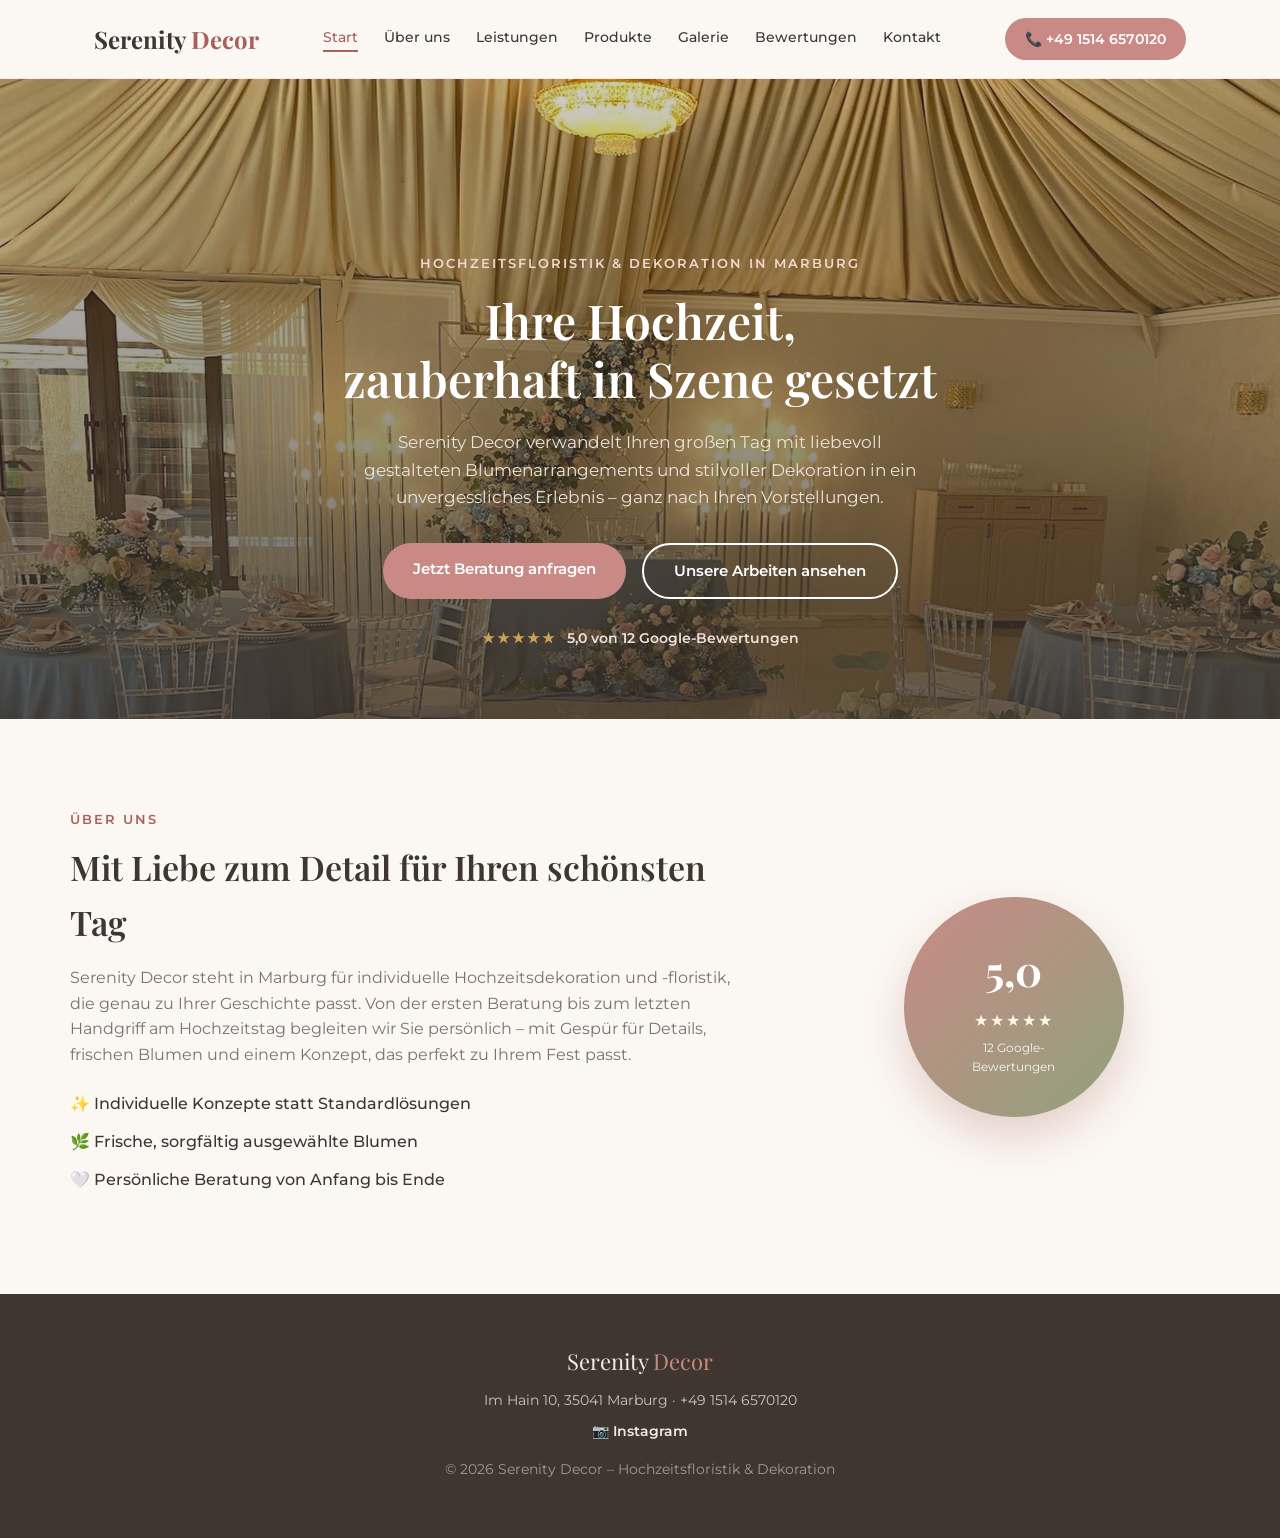
<file: index.html>
<!DOCTYPE html>
<html lang="de">
<head>
<meta charset="UTF-8" />
<meta name="viewport" content="width=device-width, initial-scale=1" />
<title>Serenity Decor – Hochzeitsfloristik & Dekoration in Marburg</title>
<meta name="description" content="Zauberhafte Hochzeitsfloristik & Dekoration in Marburg. 5,0★ bei 12 Google-Bewertungen." />
<link rel="stylesheet" href="https://fonts.googleapis.com/css2?family=Playfair+Display:wght@600;700&family=Montserrat:wght@400;500;600;700&display=swap" />
<link rel="stylesheet" href="style.css" />
</head>
<body>

<header class="site-header" id="top">
  <div class="header-inner">
    <a class="logo" href="index.html">Serenity <span>Decor</span></a>
    <nav class="main-nav">
      <a class="nav-link active" href="index.html">Start</a>
      <a class="nav-link" href="#ueber-uns">Über uns</a>
      <a class="nav-link" href="leistungen.html">Leistungen</a>
      <a class="nav-link" href="produkte.html">Produkte</a>
      <a class="nav-link" href="galerie.html">Galerie</a>
      <a class="nav-link" href="bewertungen.html">Bewertungen</a>
      <a class="nav-link" href="kontakt.html">Kontakt</a>
    </nav>
    <a href="tel:+4915146570120" class="btn-call">📞 +49 1514 6570120</a>
  </div>
</header>
<section class="hero" style="background-image: linear-gradient(180deg, rgba(62,54,47,0.25) 0%, rgba(62,54,47,0.78) 100%), url('assets/img/hero-tischdeko.jpg');">
  <div class="hero-content">
    <p class="hero-eyebrow">Hochzeitsfloristik &amp; Dekoration in Marburg</p>
    <h1>Ihre Hochzeit,<br>zauberhaft in Szene gesetzt</h1>
    <p class="hero-text">Serenity Decor verwandelt Ihren großen Tag mit liebevoll gestalteten Blumenarrangements und stilvoller Dekoration in ein unvergessliches Erlebnis – ganz nach Ihren Vorstellungen.</p>
    <div class="hero-actions">
      <a href="tel:+4915146570120" class="btn-primary">Jetzt Beratung anfragen</a>
      <a class="btn-secondary" href="galerie.html">Unsere Arbeiten ansehen</a>
    </div>
    <div class="hero-rating">
      <span class="stars">★★★★★</span>
      <span>5,0 von 12 Google-Bewertungen</span>
    </div>
  </div>
</section>
<section class="about" id="ueber-uns">
  <div class="about-inner">
    <div class="about-text">
      <p class="section-eyebrow">Über uns</p>
      <h2>Mit Liebe zum Detail für Ihren schönsten Tag</h2>
      <p>Serenity Decor steht in Marburg für individuelle Hochzeitsdekoration und -floristik, die genau zu Ihrer Geschichte passt. Von der ersten Beratung bis zum letzten Handgriff am Hochzeitstag begleiten wir Sie persönlich – mit Gespür für Details, frischen Blumen und einem Konzept, das perfekt zu Ihrem Fest passt.</p>
      <ul class="about-points">
        <li>✨ Individuelle Konzepte statt Standardlösungen</li>
        <li>🌿 Frische, sorgfältig ausgewählte Blumen</li>
        <li>🤍 Persönliche Beratung von Anfang bis Ende</li>
      </ul>
    </div>
    <div class="about-badge">
      <div class="badge-circle">
        <span class="badge-number">5,0</span>
        <span class="badge-stars">★★★★★</span>
        <span class="badge-label">12 Google-<br>Bewertungen</span>
      </div>
    </div>
  </div>
</section>
<footer class="site-footer">
  <div class="footer-inner">
    <div class="footer-brand">Serenity <span>Decor</span></div>
    <p>Im Hain 10, 35041 Marburg · <a href="tel:+4915146570120">+49 1514 6570120</a></p>
    <p class="footer-links"><a href="#" title="Instagram-Link bitte ergänzen">📷 Instagram</a></p>
    <p class="footer-copy">© 2026 Serenity Decor – Hochzeitsfloristik &amp; Dekoration</p>
  </div>
</footer>
</body>
</html>
</file>
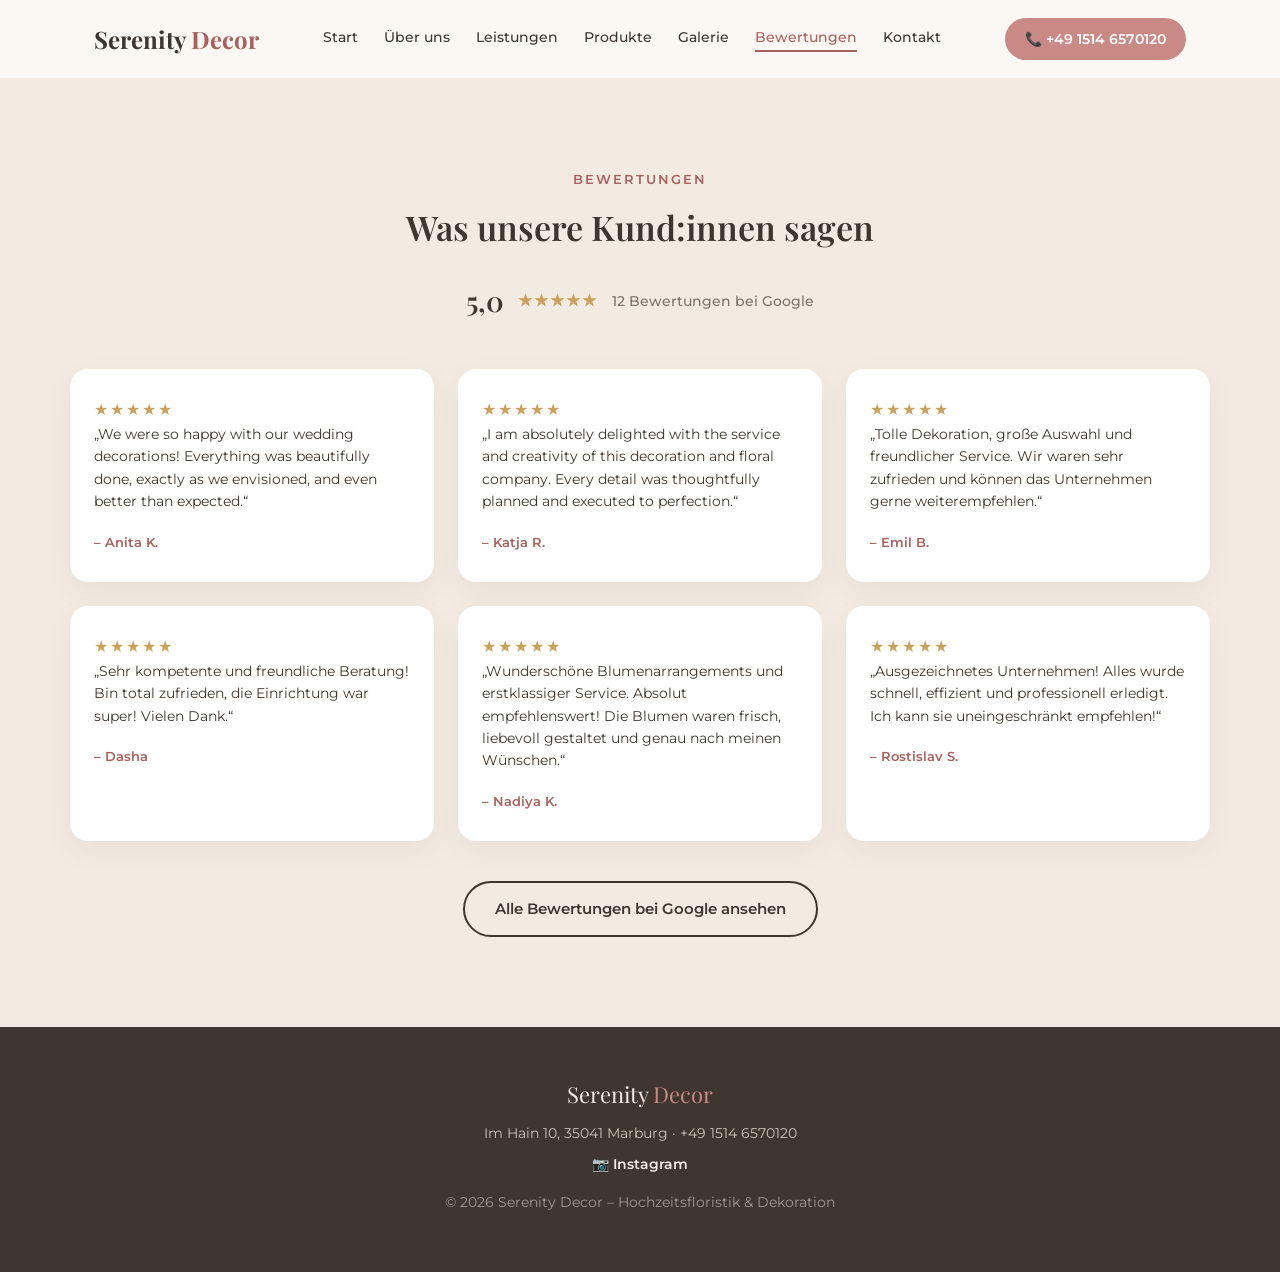
<file: bewertungen.html>
<!DOCTYPE html>
<html lang="de">
<head>
<meta charset="UTF-8" />
<meta name="viewport" content="width=device-width, initial-scale=1" />
<title>Bewertungen – Serenity Decor</title>
<meta name="description" content="Was unsere Kund:innen über Serenity Decor sagen – 5,0★ bei Google." />
<link rel="stylesheet" href="https://fonts.googleapis.com/css2?family=Playfair+Display:wght@600;700&family=Montserrat:wght@400;500;600;700&display=swap" />
<link rel="stylesheet" href="style.css" />
</head>
<body>

<header class="site-header" id="top">
  <div class="header-inner">
    <a class="logo" href="index.html">Serenity <span>Decor</span></a>
    <nav class="main-nav">
      <a class="nav-link" href="index.html">Start</a>
      <a class="nav-link" href="index.html#ueber-uns">Über uns</a>
      <a class="nav-link" href="leistungen.html">Leistungen</a>
      <a class="nav-link" href="produkte.html">Produkte</a>
      <a class="nav-link" href="galerie.html">Galerie</a>
      <a class="nav-link active" href="bewertungen.html">Bewertungen</a>
      <a class="nav-link" href="kontakt.html">Kontakt</a>
    </nav>
    <a href="tel:+4915146570120" class="btn-call">📞 +49 1514 6570120</a>
  </div>
</header>
<section class="testimonials" id="bewertungen-inhalt">
  <p class="section-eyebrow center">Bewertungen</p>
  <h2 class="center">Was unsere Kund:innen sagen</h2>
  <div class="rating-summary">
    <span class="rating-number">5,0</span>
    <span class="rating-stars">★★★★★</span>
    <span class="rating-count">12 Bewertungen bei Google</span>
  </div>
  <div class="testimonial-grid">
    <div class="testimonial-card">
      <div class="testimonial-stars">★★★★★</div>
      <p>„We were so happy with our wedding decorations! Everything was beautifully done, exactly as we envisioned, and even better than expected.“</p>
      <span class="testimonial-author">– Anita K.</span>
    </div>
    <div class="testimonial-card">
      <div class="testimonial-stars">★★★★★</div>
      <p>„I am absolutely delighted with the service and creativity of this decoration and floral company. Every detail was thoughtfully planned and executed to perfection.“</p>
      <span class="testimonial-author">– Katja R.</span>
    </div>
    <div class="testimonial-card">
      <div class="testimonial-stars">★★★★★</div>
      <p>„Tolle Dekoration, große Auswahl und freundlicher Service. Wir waren sehr zufrieden und können das Unternehmen gerne weiterempfehlen.“</p>
      <span class="testimonial-author">– Emil B.</span>
    </div>
    <div class="testimonial-card">
      <div class="testimonial-stars">★★★★★</div>
      <p>„Sehr kompetente und freundliche Beratung! Bin total zufrieden, die Einrichtung war super! Vielen Dank.“</p>
      <span class="testimonial-author">– Dasha</span>
    </div>
    <div class="testimonial-card">
      <div class="testimonial-stars">★★★★★</div>
      <p>„Wunderschöne Blumenarrangements und erstklassiger Service. Absolut empfehlenswert! Die Blumen waren frisch, liebevoll gestaltet und genau nach meinen Wünschen.“</p>
      <span class="testimonial-author">– Nadiya K.</span>
    </div>
    <div class="testimonial-card">
      <div class="testimonial-stars">★★★★★</div>
      <p>„Ausgezeichnetes Unternehmen! Alles wurde schnell, effizient und professionell erledigt. Ich kann sie uneingeschränkt empfehlen!“</p>
      <span class="testimonial-author">– Rostislav S.</span>
    </div>
  </div>
  <div class="center">
    <a class="btn-secondary" href="https://www.google.com/maps/place/Serenity+Decor/@50.8335557,8.7577861,17z/data=!4m7!3m6!1s0x47bc63000c067361:0x24277136faa9cd82!4b1!8m2!3d50.8335523!4d8.760361!16s%2Fg%2F11zbqkp6zj" target="_blank" rel="noopener">Alle Bewertungen bei Google ansehen</a>
  </div>
</section>
<footer class="site-footer">
  <div class="footer-inner">
    <div class="footer-brand">Serenity <span>Decor</span></div>
    <p>Im Hain 10, 35041 Marburg · <a href="tel:+4915146570120">+49 1514 6570120</a></p>
    <p class="footer-links"><a href="#" title="Instagram-Link bitte ergänzen">📷 Instagram</a></p>
    <p class="footer-copy">© 2026 Serenity Decor – Hochzeitsfloristik &amp; Dekoration</p>
  </div>
</footer>
</body>
</html>
</file>
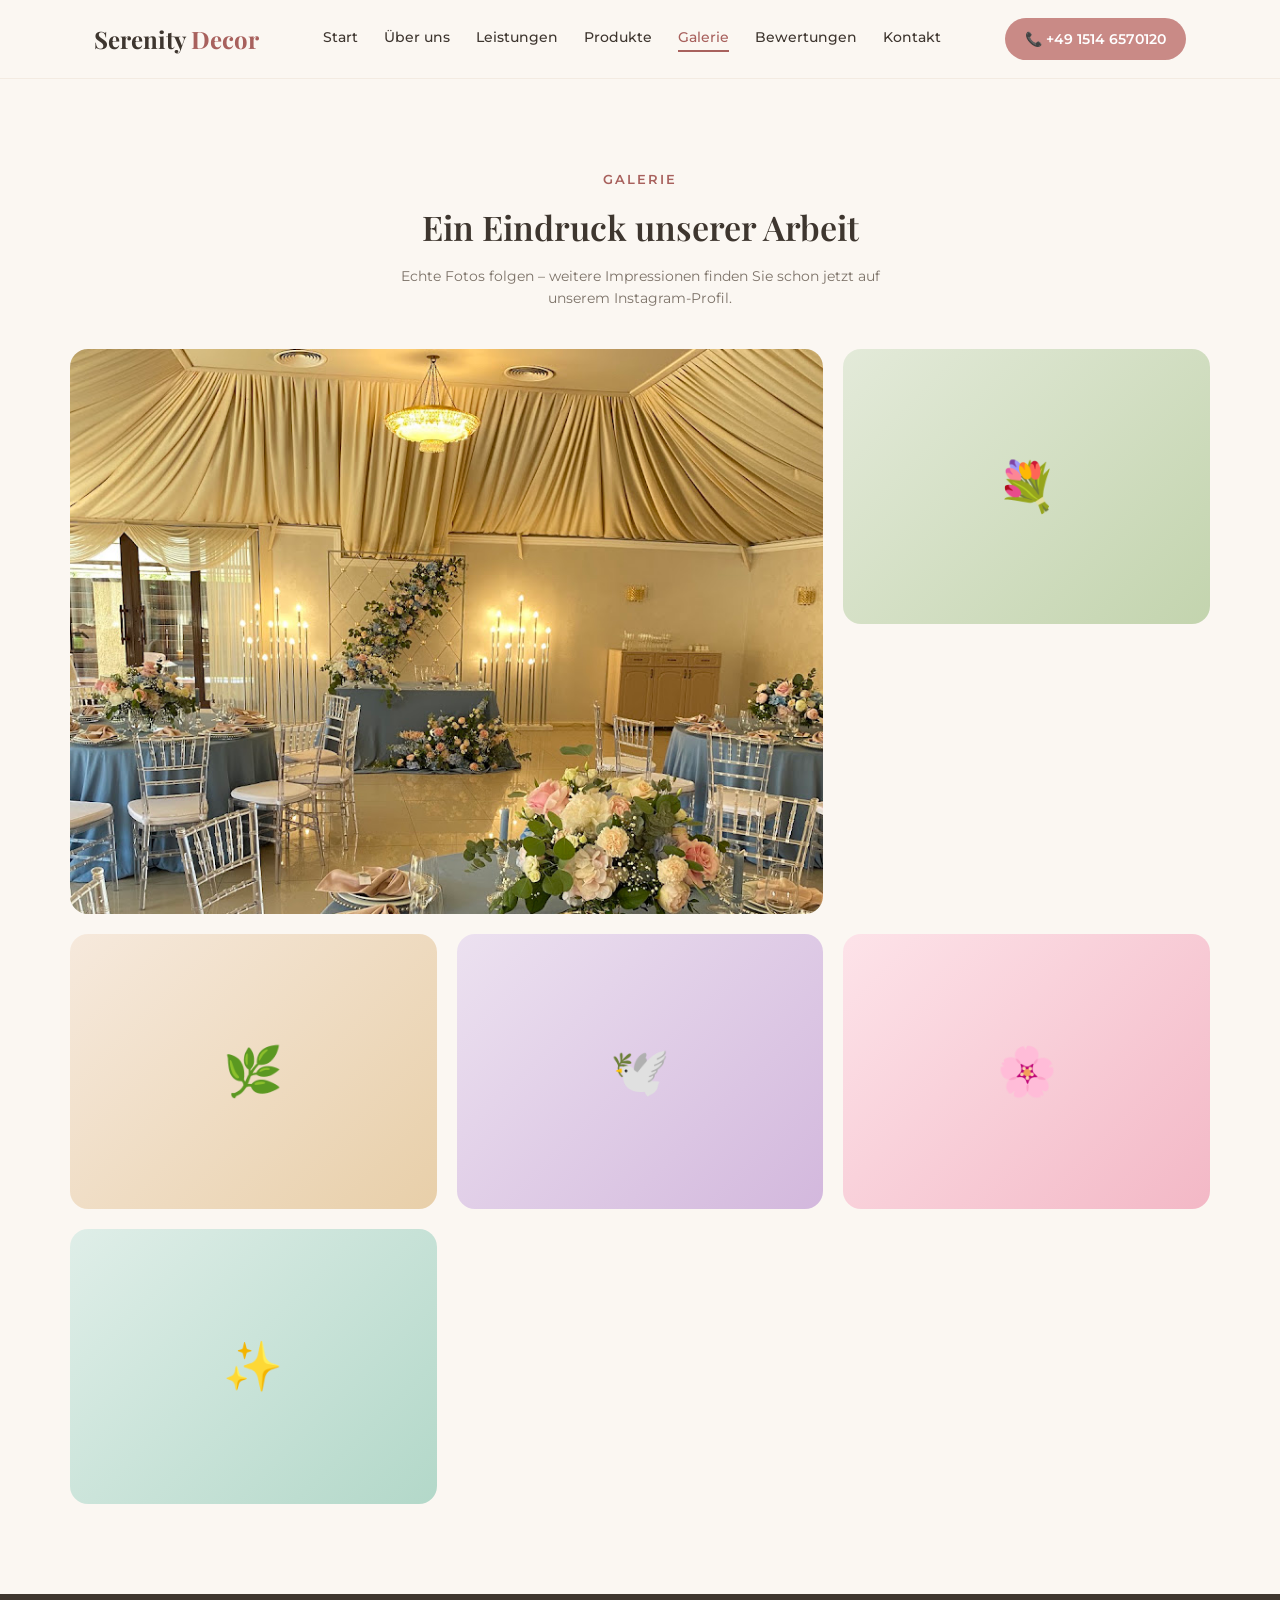
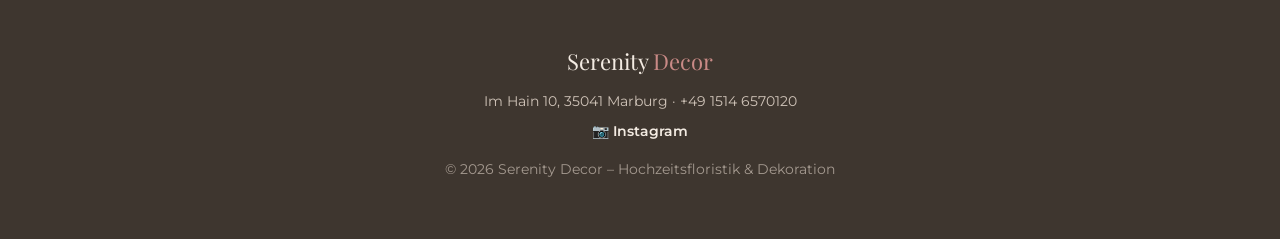
<file: galerie.html>
<!DOCTYPE html>
<html lang="de">
<head>
<meta charset="UTF-8" />
<meta name="viewport" content="width=device-width, initial-scale=1" />
<title>Galerie – Serenity Decor</title>
<meta name="description" content="Impressionen unserer Hochzeitsdekorationen." />
<link rel="stylesheet" href="https://fonts.googleapis.com/css2?family=Playfair+Display:wght@600;700&family=Montserrat:wght@400;500;600;700&display=swap" />
<link rel="stylesheet" href="style.css" />
</head>
<body>

<header class="site-header" id="top">
  <div class="header-inner">
    <a class="logo" href="index.html">Serenity <span>Decor</span></a>
    <nav class="main-nav">
      <a class="nav-link" href="index.html">Start</a>
      <a class="nav-link" href="index.html#ueber-uns">Über uns</a>
      <a class="nav-link" href="leistungen.html">Leistungen</a>
      <a class="nav-link" href="produkte.html">Produkte</a>
      <a class="nav-link active" href="galerie.html">Galerie</a>
      <a class="nav-link" href="bewertungen.html">Bewertungen</a>
      <a class="nav-link" href="kontakt.html">Kontakt</a>
    </nav>
    <a href="tel:+4915146570120" class="btn-call">📞 +49 1514 6570120</a>
  </div>
</header>
<section class="gallery" id="galerie-inhalt">
  <p class="section-eyebrow center">Galerie</p>
  <h2 class="center">Ein Eindruck unserer Arbeit</h2>
  <p class="gallery-note center">Echte Fotos folgen – weitere Impressionen finden Sie schon jetzt auf unserem Instagram-Profil.</p>
  <div class="gallery-grid">
    <div class="gallery-item gallery-photo">
      <img src="assets/img/tischdeko-galerie.jpg" alt="Tischdekoration in Taubenblau und Puderrosa von Serenity Decor" loading="lazy" />
    </div>
    <div class="gallery-item ph-2"><span>💐</span></div>
    <div class="gallery-item ph-3"><span>🌿</span></div>
    <div class="gallery-item ph-4"><span>🕊️</span></div>
    <div class="gallery-item ph-5"><span>🌸</span></div>
    <div class="gallery-item ph-6"><span>✨</span></div>
  </div>
</section>
<footer class="site-footer">
  <div class="footer-inner">
    <div class="footer-brand">Serenity <span>Decor</span></div>
    <p>Im Hain 10, 35041 Marburg · <a href="tel:+4915146570120">+49 1514 6570120</a></p>
    <p class="footer-links"><a href="#" title="Instagram-Link bitte ergänzen">📷 Instagram</a></p>
    <p class="footer-copy">© 2026 Serenity Decor – Hochzeitsfloristik &amp; Dekoration</p>
  </div>
</footer>
</body>
</html>
</file>
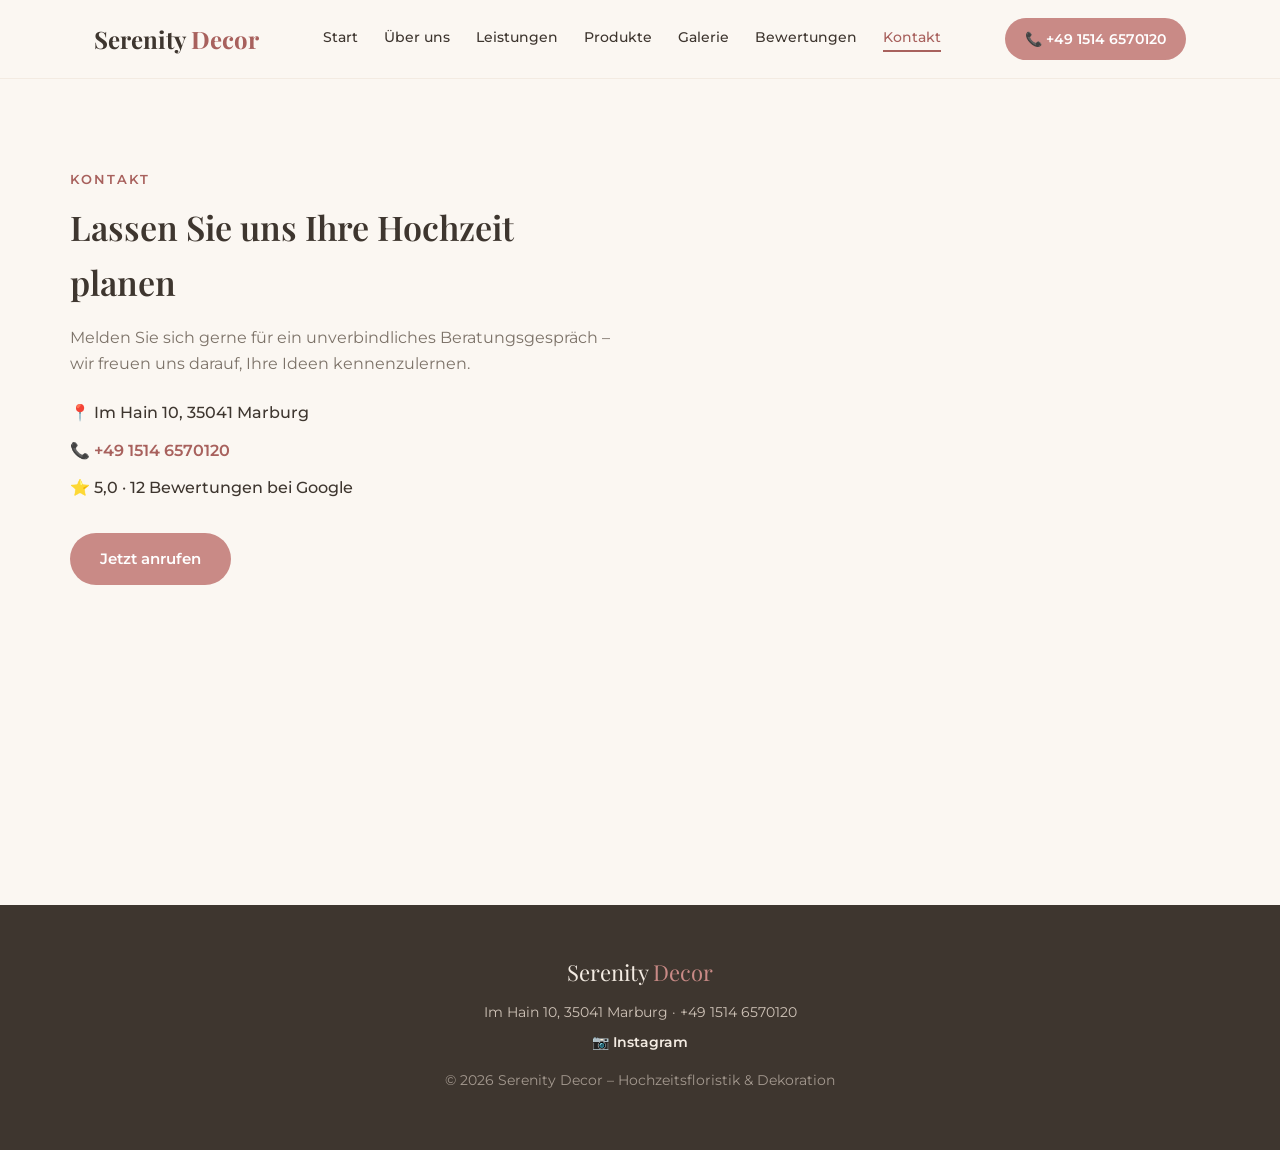
<file: kontakt.html>
<!DOCTYPE html>
<html lang="de">
<head>
<meta charset="UTF-8" />
<meta name="viewport" content="width=device-width, initial-scale=1" />
<title>Kontakt – Serenity Decor</title>
<meta name="description" content="Kontaktieren Sie Serenity Decor in Marburg für Ihre Hochzeitsdekoration." />
<link rel="stylesheet" href="https://fonts.googleapis.com/css2?family=Playfair+Display:wght@600;700&family=Montserrat:wght@400;500;600;700&display=swap" />
<link rel="stylesheet" href="style.css" />
</head>
<body>

<header class="site-header" id="top">
  <div class="header-inner">
    <a class="logo" href="index.html">Serenity <span>Decor</span></a>
    <nav class="main-nav">
      <a class="nav-link" href="index.html">Start</a>
      <a class="nav-link" href="index.html#ueber-uns">Über uns</a>
      <a class="nav-link" href="leistungen.html">Leistungen</a>
      <a class="nav-link" href="produkte.html">Produkte</a>
      <a class="nav-link" href="galerie.html">Galerie</a>
      <a class="nav-link" href="bewertungen.html">Bewertungen</a>
      <a class="nav-link active" href="kontakt.html">Kontakt</a>
    </nav>
    <a href="tel:+4915146570120" class="btn-call">📞 +49 1514 6570120</a>
  </div>
</header>
<section class="contact" id="kontakt-inhalt">
  <div class="contact-inner">
    <div class="contact-info">
      <p class="section-eyebrow">Kontakt</p>
      <h2>Lassen Sie uns Ihre Hochzeit planen</h2>
      <p>Melden Sie sich gerne für ein unverbindliches Beratungsgespräch – wir freuen uns darauf, Ihre Ideen kennenzulernen.</p>
      <ul class="contact-list">
        <li>📍 Im Hain 10, 35041 Marburg</li>
        <li>📞 <a href="tel:+4915146570120">+49 1514 6570120</a></li>
        <li>⭐ 5,0 · 12 Bewertungen bei Google</li>
      </ul>
      <a href="tel:+4915146570120" class="btn-primary">Jetzt anrufen</a>
    </div>
    <div class="contact-map">
      <iframe src="https://www.google.com/maps?q=Serenity+Decor+Im+Hain+10+35041+Marburg&output=embed" width="100%" height="350" style="border:0; border-radius: 16px;" allowfullscreen="" loading="lazy" referrerpolicy="no-referrer-when-downgrade"></iframe>
    </div>
  </div>
</section>
<footer class="site-footer">
  <div class="footer-inner">
    <div class="footer-brand">Serenity <span>Decor</span></div>
    <p>Im Hain 10, 35041 Marburg · <a href="tel:+4915146570120">+49 1514 6570120</a></p>
    <p class="footer-links"><a href="#" title="Instagram-Link bitte ergänzen">📷 Instagram</a></p>
    <p class="footer-copy">© 2026 Serenity Decor – Hochzeitsfloristik &amp; Dekoration</p>
  </div>
</footer>
</body>
</html>
</file>
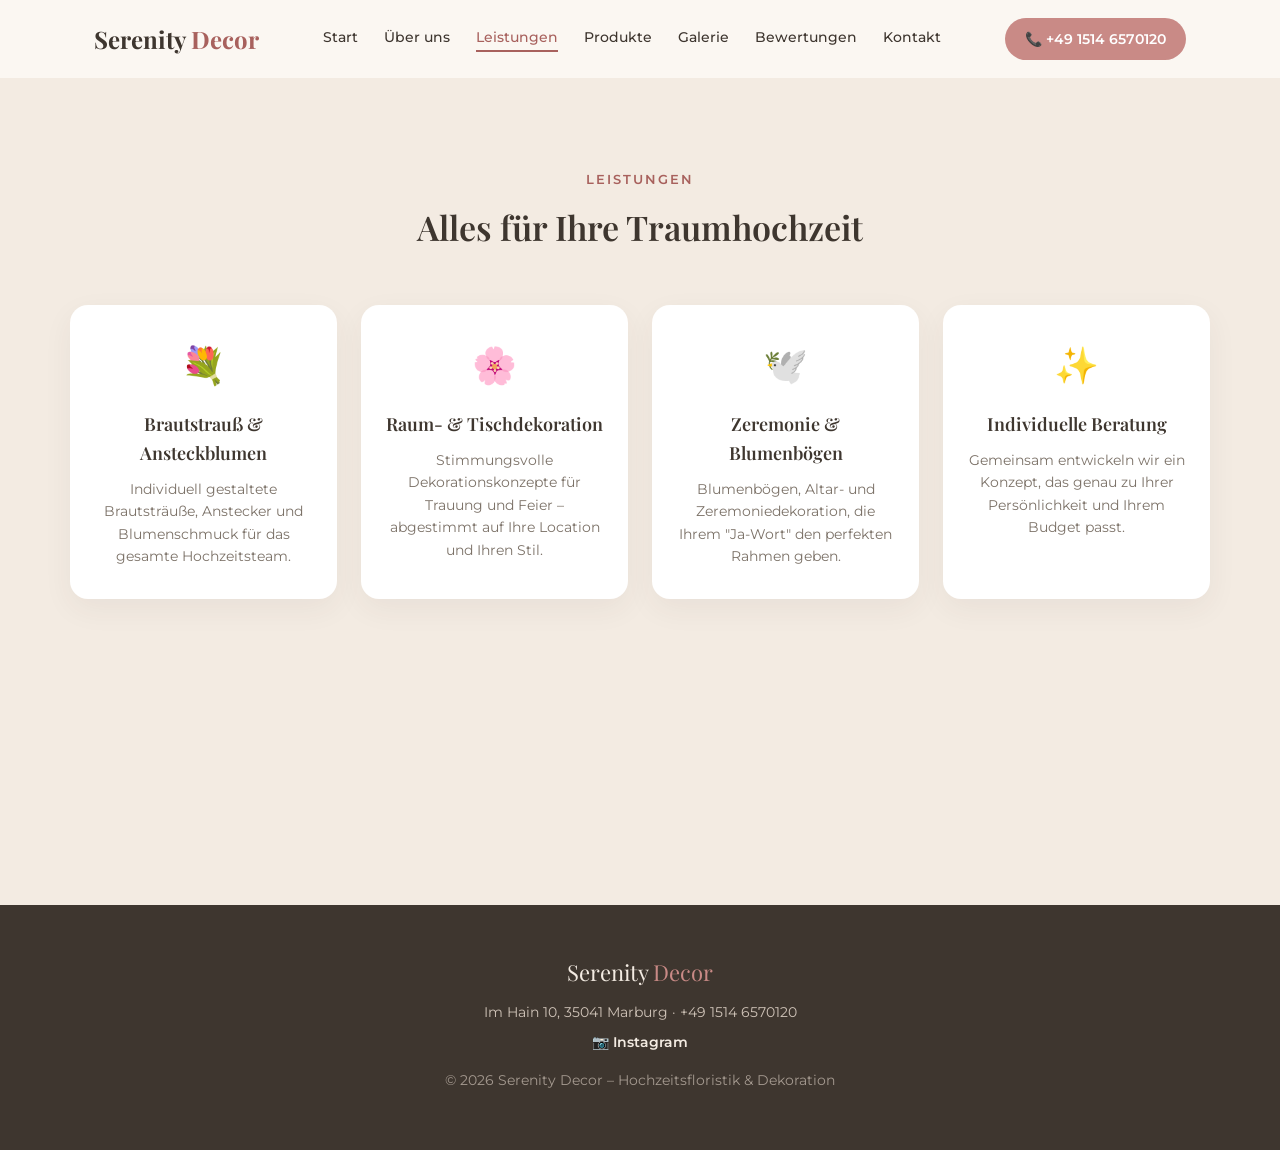
<file: leistungen.html>
<!DOCTYPE html>
<html lang="de">
<head>
<meta charset="UTF-8" />
<meta name="viewport" content="width=device-width, initial-scale=1" />
<title>Leistungen – Serenity Decor</title>
<meta name="description" content="Brautstrauß, Raumdekoration, Blumenbögen und individuelle Beratung für Ihre Hochzeit." />
<link rel="stylesheet" href="https://fonts.googleapis.com/css2?family=Playfair+Display:wght@600;700&family=Montserrat:wght@400;500;600;700&display=swap" />
<link rel="stylesheet" href="style.css" />
</head>
<body>

<header class="site-header" id="top">
  <div class="header-inner">
    <a class="logo" href="index.html">Serenity <span>Decor</span></a>
    <nav class="main-nav">
      <a class="nav-link" href="index.html">Start</a>
      <a class="nav-link" href="index.html#ueber-uns">Über uns</a>
      <a class="nav-link active" href="leistungen.html">Leistungen</a>
      <a class="nav-link" href="produkte.html">Produkte</a>
      <a class="nav-link" href="galerie.html">Galerie</a>
      <a class="nav-link" href="bewertungen.html">Bewertungen</a>
      <a class="nav-link" href="kontakt.html">Kontakt</a>
    </nav>
    <a href="tel:+4915146570120" class="btn-call">📞 +49 1514 6570120</a>
  </div>
</header>
<section class="services" id="leistungen-inhalt">
  <p class="section-eyebrow center">Leistungen</p>
  <h2 class="center">Alles für Ihre Traumhochzeit</h2>
  <div class="services-grid">
    <div class="service-card">
      <div class="service-icon">💐</div>
      <h3>Brautstrauß &amp; Ansteckblumen</h3>
      <p>Individuell gestaltete Brautsträuße, Anstecker und Blumenschmuck für das gesamte Hochzeitsteam.</p>
    </div>
    <div class="service-card">
      <div class="service-icon">🌸</div>
      <h3>Raum- &amp; Tischdekoration</h3>
      <p>Stimmungsvolle Dekorationskonzepte für Trauung und Feier – abgestimmt auf Ihre Location und Ihren Stil.</p>
    </div>
    <div class="service-card">
      <div class="service-icon">🕊️</div>
      <h3>Zeremonie &amp; Blumenbögen</h3>
      <p>Blumenbögen, Altar- und Zeremoniedekoration, die Ihrem "Ja-Wort" den perfekten Rahmen geben.</p>
    </div>
    <div class="service-card">
      <div class="service-icon">✨</div>
      <h3>Individuelle Beratung</h3>
      <p>Gemeinsam entwickeln wir ein Konzept, das genau zu Ihrer Persönlichkeit und Ihrem Budget passt.</p>
    </div>
  </div>
</section>
<footer class="site-footer">
  <div class="footer-inner">
    <div class="footer-brand">Serenity <span>Decor</span></div>
    <p>Im Hain 10, 35041 Marburg · <a href="tel:+4915146570120">+49 1514 6570120</a></p>
    <p class="footer-links"><a href="#" title="Instagram-Link bitte ergänzen">📷 Instagram</a></p>
    <p class="footer-copy">© 2026 Serenity Decor – Hochzeitsfloristik &amp; Dekoration</p>
  </div>
</footer>
</body>
</html>
</file>
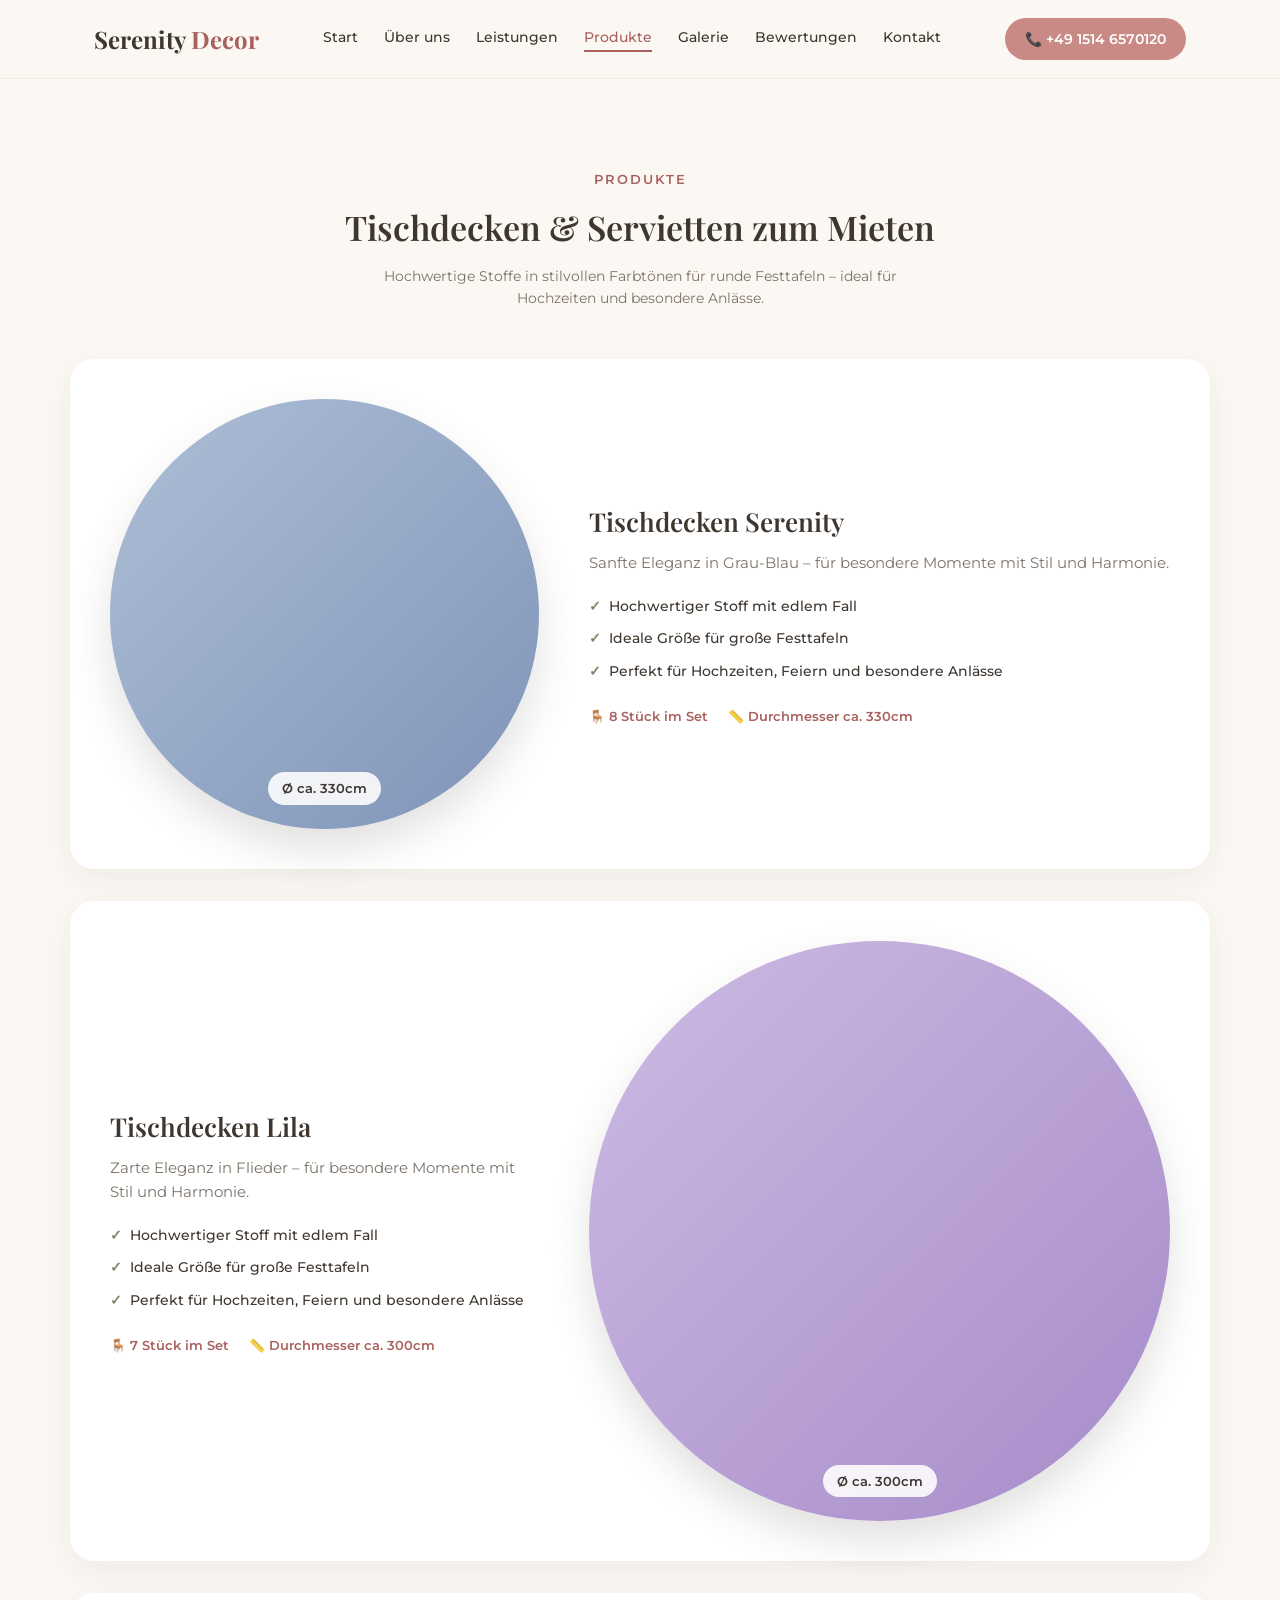
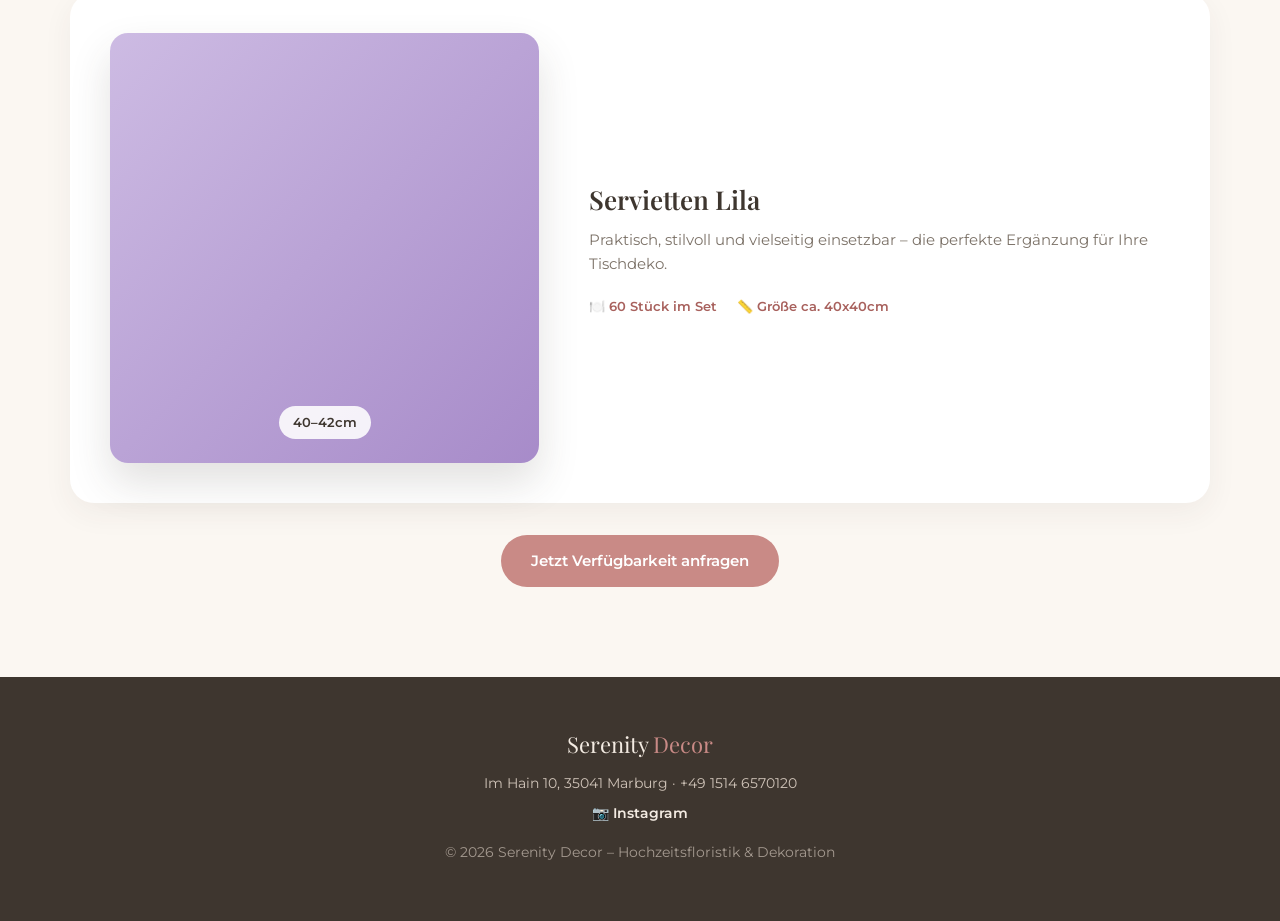
<file: produkte.html>
<!DOCTYPE html>
<html lang="de">
<head>
<meta charset="UTF-8" />
<meta name="viewport" content="width=device-width, initial-scale=1" />
<title>Produkte – Serenity Decor</title>
<meta name="description" content="Tischdecken und Servietten zum Mieten – Serenity in Grau-Blau und Lila für runde Festtafeln." />
<link rel="stylesheet" href="https://fonts.googleapis.com/css2?family=Playfair+Display:wght@600;700&family=Montserrat:wght@400;500;600;700&display=swap" />
<link rel="stylesheet" href="style.css" />
</head>
<body>

<header class="site-header" id="top">
  <div class="header-inner">
    <a class="logo" href="index.html">Serenity <span>Decor</span></a>
    <nav class="main-nav">
      <a class="nav-link" href="index.html">Start</a>
      <a class="nav-link" href="index.html#ueber-uns">Über uns</a>
      <a class="nav-link" href="leistungen.html">Leistungen</a>
      <a class="nav-link active" href="produkte.html">Produkte</a>
      <a class="nav-link" href="galerie.html">Galerie</a>
      <a class="nav-link" href="bewertungen.html">Bewertungen</a>
      <a class="nav-link" href="kontakt.html">Kontakt</a>
    </nav>
    <a href="tel:+4915146570120" class="btn-call">📞 +49 1514 6570120</a>
  </div>
</header>

<section class="products" id="produkte-inhalt">
  <p class="section-eyebrow center">Produkte</p>
  <h2 class="center">Tischdecken &amp; Servietten zum Mieten</h2>
  <p class="products-note center">Hochwertige Stoffe in stilvollen Farbtönen für runde Festtafeln – ideal für Hochzeiten und besondere Anlässe.</p>

  <div class="product-card">
    <div class="product-visual ph-serenity">
      <span class="product-visual-label">Ø ca. 330cm</span>
    </div>
    <div class="product-details">
      <h3>Tischdecken Serenity</h3>
      <p class="product-tagline">Sanfte Eleganz in Grau-Blau – für besondere Momente mit Stil und Harmonie.</p>
      <ul class="product-checklist">
        <li>Hochwertiger Stoff mit edlem Fall</li>
        <li>Ideale Größe für große Festtafeln</li>
        <li>Perfekt für Hochzeiten, Feiern und besondere Anlässe</li>
      </ul>
      <div class="product-meta">
        <span>🪑 8 Stück im Set</span>
        <span>📏 Durchmesser ca. 330cm</span>
      </div>
    </div>
  </div>

  <div class="product-card reverse">
    <div class="product-visual ph-lila">
      <span class="product-visual-label">Ø ca. 300cm</span>
    </div>
    <div class="product-details">
      <h3>Tischdecken Lila</h3>
      <p class="product-tagline">Zarte Eleganz in Flieder – für besondere Momente mit Stil und Harmonie.</p>
      <ul class="product-checklist">
        <li>Hochwertiger Stoff mit edlem Fall</li>
        <li>Ideale Größe für große Festtafeln</li>
        <li>Perfekt für Hochzeiten, Feiern und besondere Anlässe</li>
      </ul>
      <div class="product-meta">
        <span>🪑 7 Stück im Set</span>
        <span>📏 Durchmesser ca. 300cm</span>
      </div>
    </div>
  </div>

  <div class="product-card napkin-card">
    <div class="product-visual ph-lila">
      <span class="product-visual-label">40–42cm</span>
    </div>
    <div class="product-details">
      <h3>Servietten Lila</h3>
      <p class="product-tagline">Praktisch, stilvoll und vielseitig einsetzbar – die perfekte Ergänzung für Ihre Tischdeko.</p>
      <div class="product-meta">
        <span>🍽️ 60 Stück im Set</span>
        <span>📏 Größe ca. 40x40cm</span>
      </div>
    </div>
  </div>

  <div class="center">
    <a href="tel:+4915146570120" class="btn-primary">Jetzt Verfügbarkeit anfragen</a>
  </div>
</section>

<footer class="site-footer">
  <div class="footer-inner">
    <div class="footer-brand">Serenity <span>Decor</span></div>
    <p>Im Hain 10, 35041 Marburg · <a href="tel:+4915146570120">+49 1514 6570120</a></p>
    <p class="footer-links"><a href="#" title="Instagram-Link bitte ergänzen">📷 Instagram</a></p>
    <p class="footer-copy">© 2026 Serenity Decor – Hochzeitsfloristik &amp; Dekoration</p>
  </div>
</footer>
</body>
</html>
</file>
<file: style.css>
:root {
  --ivory: #fbf7f2;
  --ivory-dark: #f3ebe2;
  --rose: #c98a86;
  --rose-dark: #a8615d;
  --sage: #90a17d;
  --sage-dark: #798968;
  --charcoal: #3e362f;
  --text-muted: #7c7268;
  --gold: #c9a15a;
  --font-display: 'Playfair Display', Georgia, serif;
  --font-body: 'Montserrat', 'Segoe UI', sans-serif;
}
* { box-sizing: border-box; }
html, body {
  margin: 0;
  padding: 0;
  font-family: var(--font-body);
  color: var(--charcoal);
  background: var(--ivory);
  line-height: 1.6;
}
h1, h2, h3 { font-family: var(--font-display); font-weight: 600; margin: 0 0 16px; color: var(--charcoal); }
p { margin: 0 0 16px; color: var(--text-muted); }
a { text-decoration: none; color: inherit; }
.center { text-align: center; }
.section-eyebrow {
  text-transform: uppercase;
  letter-spacing: 2px;
  font-size: 13px;
  font-weight: 600;
  color: var(--rose-dark);
  margin-bottom: 10px;
}
.site-header {
  position: sticky;
  top: 0;
  z-index: 50;
  background: rgba(251, 247, 242, 0.92);
  backdrop-filter: blur(6px);
  border-bottom: 1px solid var(--ivory-dark);
}
.header-inner {
  max-width: 1140px;
  margin: 0 auto;
  padding: 18px 24px;
  display: flex;
  align-items: center;
  justify-content: space-between;
  gap: 24px;
}
.logo {
  font-family: var(--font-display);
  font-size: 24px;
  font-weight: 700;
  color: var(--charcoal);
  white-space: nowrap;
}
.logo span { color: var(--rose-dark); }
.main-nav { display: flex; gap: 26px; flex-wrap: wrap; }
.main-nav a {
  font-size: 14px;
  font-weight: 500;
  color: var(--charcoal);
  transition: color 0.2s;
  padding-bottom: 2px;
  border-bottom: 2px solid transparent;
}
.main-nav a:hover { color: var(--rose-dark); }
.main-nav a.active { color: var(--rose-dark); border-bottom-color: var(--rose-dark); }
.btn-call {
  background: var(--rose);
  color: #fff;
  padding: 10px 20px;
  border-radius: 30px;
  font-size: 14px;
  font-weight: 600;
  white-space: nowrap;
  transition: background 0.2s;
}
.btn-call:hover { background: var(--rose-dark); }
.hero {
  padding: 140px 24px 70px;
  min-height: 640px;
  display: flex;
  align-items: flex-end;
  background-size: cover;
  background-position: center;
  text-align: center;
}
.hero-content { max-width: 760px; margin: 0 auto; }
.hero-eyebrow {
  text-transform: uppercase;
  letter-spacing: 2px;
  font-size: 13px;
  font-weight: 600;
  color: #f3d9ce;
  margin-bottom: 18px;
}
.hero h1 { font-size: 48px; line-height: 1.2; margin-bottom: 22px; color: #fff; }
.hero-text { font-size: 17px; max-width: 560px; margin: 0 auto 32px; color: #ede3da; }
.hero-actions { display: flex; gap: 16px; justify-content: center; flex-wrap: wrap; margin-bottom: 28px; }
.btn-primary {
  background: var(--rose);
  color: #fff;
  padding: 14px 30px;
  border-radius: 30px;
  font-weight: 600;
  font-size: 15px;
  transition: background 0.2s, transform 0.2s;
  display: inline-block;
}
.btn-primary:hover { background: var(--rose-dark); transform: translateY(-2px); }
.btn-secondary {
  background: transparent;
  color: var(--charcoal);
  padding: 14px 30px;
  border-radius: 30px;
  font-weight: 600;
  font-size: 15px;
  border: 2px solid var(--charcoal);
  transition: all 0.2s;
  display: inline-block;
}
.btn-secondary:hover { background: var(--charcoal); color: #fff; }
.hero .btn-secondary { border-color: #fff; color: #fff; }
.hero .btn-secondary:hover { background: #fff; color: var(--charcoal); }
.hero-rating { display: flex; gap: 10px; justify-content: center; align-items: center; font-size: 14px; color: #ede3da; font-weight: 600; }
.stars, .rating-stars, .badge-stars, .testimonial-stars { color: var(--gold); letter-spacing: 2px; }
.about { padding: 90px 24px; }
.about-inner { max-width: 1140px; margin: 0 auto; display: grid; grid-template-columns: 1.4fr 0.8fr; gap: 60px; align-items: center; }
.about-text h2 { font-size: 34px; }
.about-points { list-style: none; padding: 0; margin: 24px 0 0; }
.about-points li { margin-bottom: 12px; font-weight: 500; }
.about-badge { display: flex; justify-content: center; }
.badge-circle {
  width: 220px;
  height: 220px;
  border-radius: 50%;
  background: linear-gradient(135deg, var(--rose) 0%, var(--sage) 100%);
  color: #fff;
  display: flex;
  flex-direction: column;
  align-items: center;
  justify-content: center;
  text-align: center;
  box-shadow: 0 20px 40px rgba(168, 97, 93, 0.25);
}
.badge-number { font-family: var(--font-display); font-size: 42px; font-weight: 700; }
.badge-stars { color: #fff8e6; margin: 4px 0; }
.badge-label { font-size: 12px; opacity: 0.9; }
.services { padding: 90px 24px; background: var(--ivory-dark); min-height: calc(100vh - 74px); }
.services h2 { font-size: 34px; max-width: 600px; margin: 0 auto 50px; }
.services-grid { max-width: 1140px; margin: 0 auto; display: grid; grid-template-columns: repeat(4, 1fr); gap: 24px; }
.service-card { background: #fff; padding: 32px 24px; border-radius: 18px; text-align: center; box-shadow: 0 10px 30px rgba(62, 54, 47, 0.06); transition: transform 0.2s; }
.service-card:hover { transform: translateY(-6px); }
.service-icon { font-size: 36px; margin-bottom: 16px; }
.service-card h3 { font-size: 18px; margin-bottom: 10px; }
.service-card p { font-size: 14px; margin-bottom: 0; }
.gallery { padding: 90px 24px; min-height: calc(100vh - 74px); }
.gallery h2 { font-size: 34px; max-width: 600px; margin: 0 auto 10px; }
.gallery-note { max-width: 500px; margin: 0 auto 40px; font-size: 14px; }
.gallery-grid { max-width: 1140px; margin: 0 auto; display: grid; grid-template-columns: repeat(3, 1fr); gap: 20px; }
.gallery-item { aspect-ratio: 4 / 3; border-radius: 18px; display: flex; align-items: center; justify-content: center; font-size: 48px; overflow: hidden; }
.gallery-photo { grid-column: span 2; aspect-ratio: unset; }
.gallery-photo img { width: 100%; height: 100%; object-fit: cover; display: block; }
.ph-1 { background: linear-gradient(135deg, #f3d9d4, #e8b8b0); }
.ph-2 { background: linear-gradient(135deg, #e3ead9, #c3d4ae); }
.ph-3 { background: linear-gradient(135deg, #f6e9dc, #e8cfa9); }
.ph-4 { background: linear-gradient(135deg, #ece1f0, #d3b8dd); }
.ph-5 { background: linear-gradient(135deg, #fde3e9, #f3b8c6); }
.ph-6 { background: linear-gradient(135deg, #dfeee8, #b3d8c9); }
.products { padding: 90px 24px; min-height: calc(100vh - 74px); }
.products h2 { font-size: 34px; max-width: 600px; margin: 0 auto 10px; }
.products-note { max-width: 560px; margin: 0 auto 50px; font-size: 14px; }
.product-card {
  max-width: 1140px;
  margin: 0 auto 32px;
  background: #fff;
  border-radius: 24px;
  box-shadow: 0 10px 30px rgba(62, 54, 47, 0.06);
  padding: 40px;
  display: grid;
  grid-template-columns: 0.85fr 1.15fr;
  gap: 50px;
  align-items: center;
}
.product-card.reverse .product-visual { order: 2; }
.product-card.reverse .product-details { order: 1; }
.product-visual {
  aspect-ratio: 1 / 1;
  border-radius: 50%;
  display: flex;
  align-items: flex-end;
  justify-content: center;
  padding-bottom: 24px;
  box-shadow: 0 20px 40px rgba(62, 54, 47, 0.15);
}
.product-card.napkin-card .product-visual { border-radius: 18px; }
.product-visual-label {
  background: rgba(255, 255, 255, 0.88);
  color: var(--charcoal);
  font-size: 13px;
  font-weight: 600;
  padding: 6px 14px;
  border-radius: 20px;
}
.ph-serenity { background: linear-gradient(135deg, #aebfd6, #7e93b8); }
.ph-lila { background: linear-gradient(135deg, #cdbbe3, #a78bc9); }
.product-details h3 { font-size: 26px; margin-bottom: 8px; }
.product-tagline { font-size: 15px; margin-bottom: 20px; }
.product-checklist { list-style: none; padding: 0; margin: 0 0 24px; }
.product-checklist li { margin-bottom: 10px; font-weight: 500; font-size: 14px; color: var(--charcoal); }
.product-checklist li::before { content: "✓"; color: var(--sage-dark); font-weight: 700; margin-right: 8px; }
.product-meta { display: flex; gap: 20px; flex-wrap: wrap; font-size: 13px; font-weight: 600; color: var(--rose-dark); }
.testimonials { padding: 90px 24px; background: var(--ivory-dark); min-height: calc(100vh - 74px); }
.testimonials h2 { font-size: 34px; max-width: 600px; margin: 0 auto 24px; }
.rating-summary { display: flex; gap: 14px; align-items: center; justify-content: center; margin-bottom: 46px; font-weight: 600; }
.rating-number { font-family: var(--font-display); font-size: 28px; }
.rating-count { color: var(--text-muted); font-weight: 500; font-size: 14px; }
.testimonial-grid { max-width: 1140px; margin: 0 auto 40px; display: grid; grid-template-columns: repeat(3, 1fr); gap: 24px; }
.testimonial-card { background: #fff; padding: 28px 24px; border-radius: 18px; box-shadow: 0 10px 30px rgba(62, 54, 47, 0.06); }
.testimonial-card p { font-size: 14px; color: var(--charcoal); margin-bottom: 16px; }
.testimonial-author { font-size: 13px; font-weight: 600; color: var(--rose-dark); }
.contact { padding: 90px 24px; min-height: calc(100vh - 74px); }
.contact-inner { max-width: 1140px; margin: 0 auto; display: grid; grid-template-columns: 1fr 1fr; gap: 50px; align-items: center; }
.contact-info h2 { font-size: 34px; }
.contact-list { list-style: none; padding: 0; margin: 24px 0 32px; }
.contact-list li { margin-bottom: 12px; font-weight: 500; }
.contact-list a { color: var(--rose-dark); font-weight: 600; }
.contact-map iframe { display: block; width: 100%; }
.site-footer { background: var(--charcoal); color: #f3ebe2; padding: 50px 24px; }
.footer-inner { max-width: 1140px; margin: 0 auto; text-align: center; }
.footer-brand { font-family: var(--font-display); font-size: 22px; margin-bottom: 10px; }
.footer-brand span { color: var(--rose); }
.footer-inner p { color: #cfc3b8; font-size: 14px; margin-bottom: 8px; }
.footer-links a { color: #f3ebe2; font-weight: 600; }
.footer-copy { font-size: 12px; opacity: 0.7; margin-top: 16px; }
@media (max-width: 900px) {
  .main-nav { display: none; }
  .hero h1 { font-size: 34px; }
  .about-inner { grid-template-columns: 1fr; }
  .about-badge { order: -1; }
  .services-grid { grid-template-columns: repeat(2, 1fr); }
  .product-card, .product-card.reverse { grid-template-columns: 1fr; padding: 28px; }
  .product-card .product-visual, .product-card.reverse .product-visual { order: -1; max-width: 260px; margin: 0 auto; }
  .product-card .product-details, .product-card.reverse .product-details { order: 2; }
  .testimonial-grid { grid-template-columns: 1fr; }
  .contact-inner { grid-template-columns: 1fr; }
}
@media (max-width: 560px) {
  .services-grid { grid-template-columns: 1fr; }
  .gallery-grid { grid-template-columns: repeat(2, 1fr); }
  .hero { padding: 70px 20px 60px; }
}
</file>
